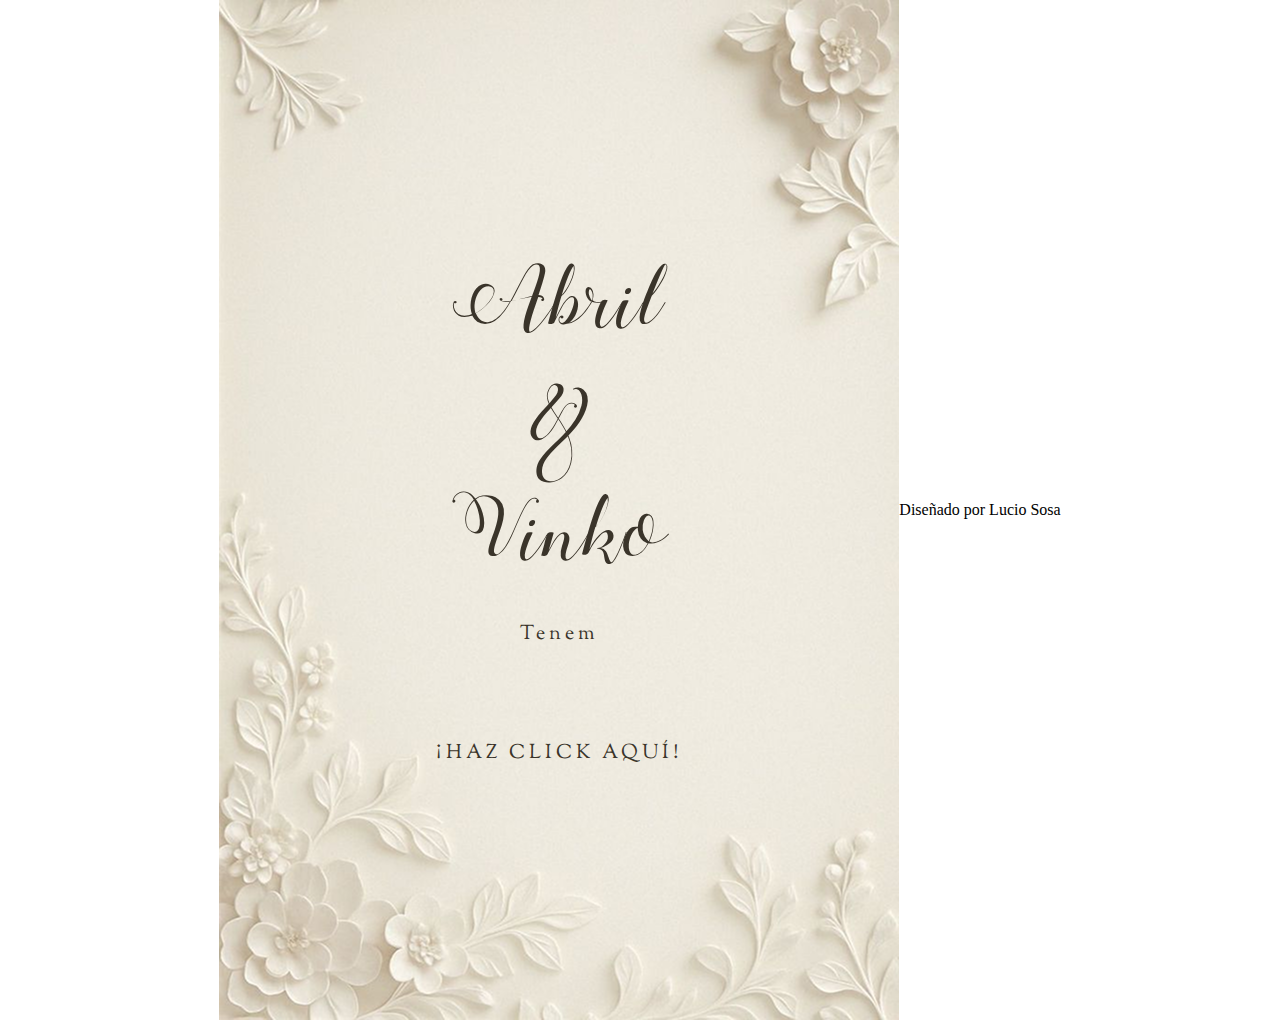
<file: index.html>
<!DOCTYPE html>
<html lang="es">
<head>
    <meta charset="UTF-8">
    <meta name="viewport" content="width=device-width, initial-scale=1.0">
    <title>Invitación - Abril & Vinko</title>
    <link rel="stylesheet" href="css/styles.css">
</head>

<body>
    <section class="Inicio">
        <h1>
            Abril<br> 
            &<br> 
            Vinko
        </h1>

        <h2 id="typing"></h2>

        <a href="index2.html">¡HAZ CLICK AQUÍ!</a>
    </section>
    <footer class="Firma">
      Diseñado por <span>Lucio Sosa</span>
    </footer>

    <script src="js/scripts.js"></script>
</body>
</html>
</file>
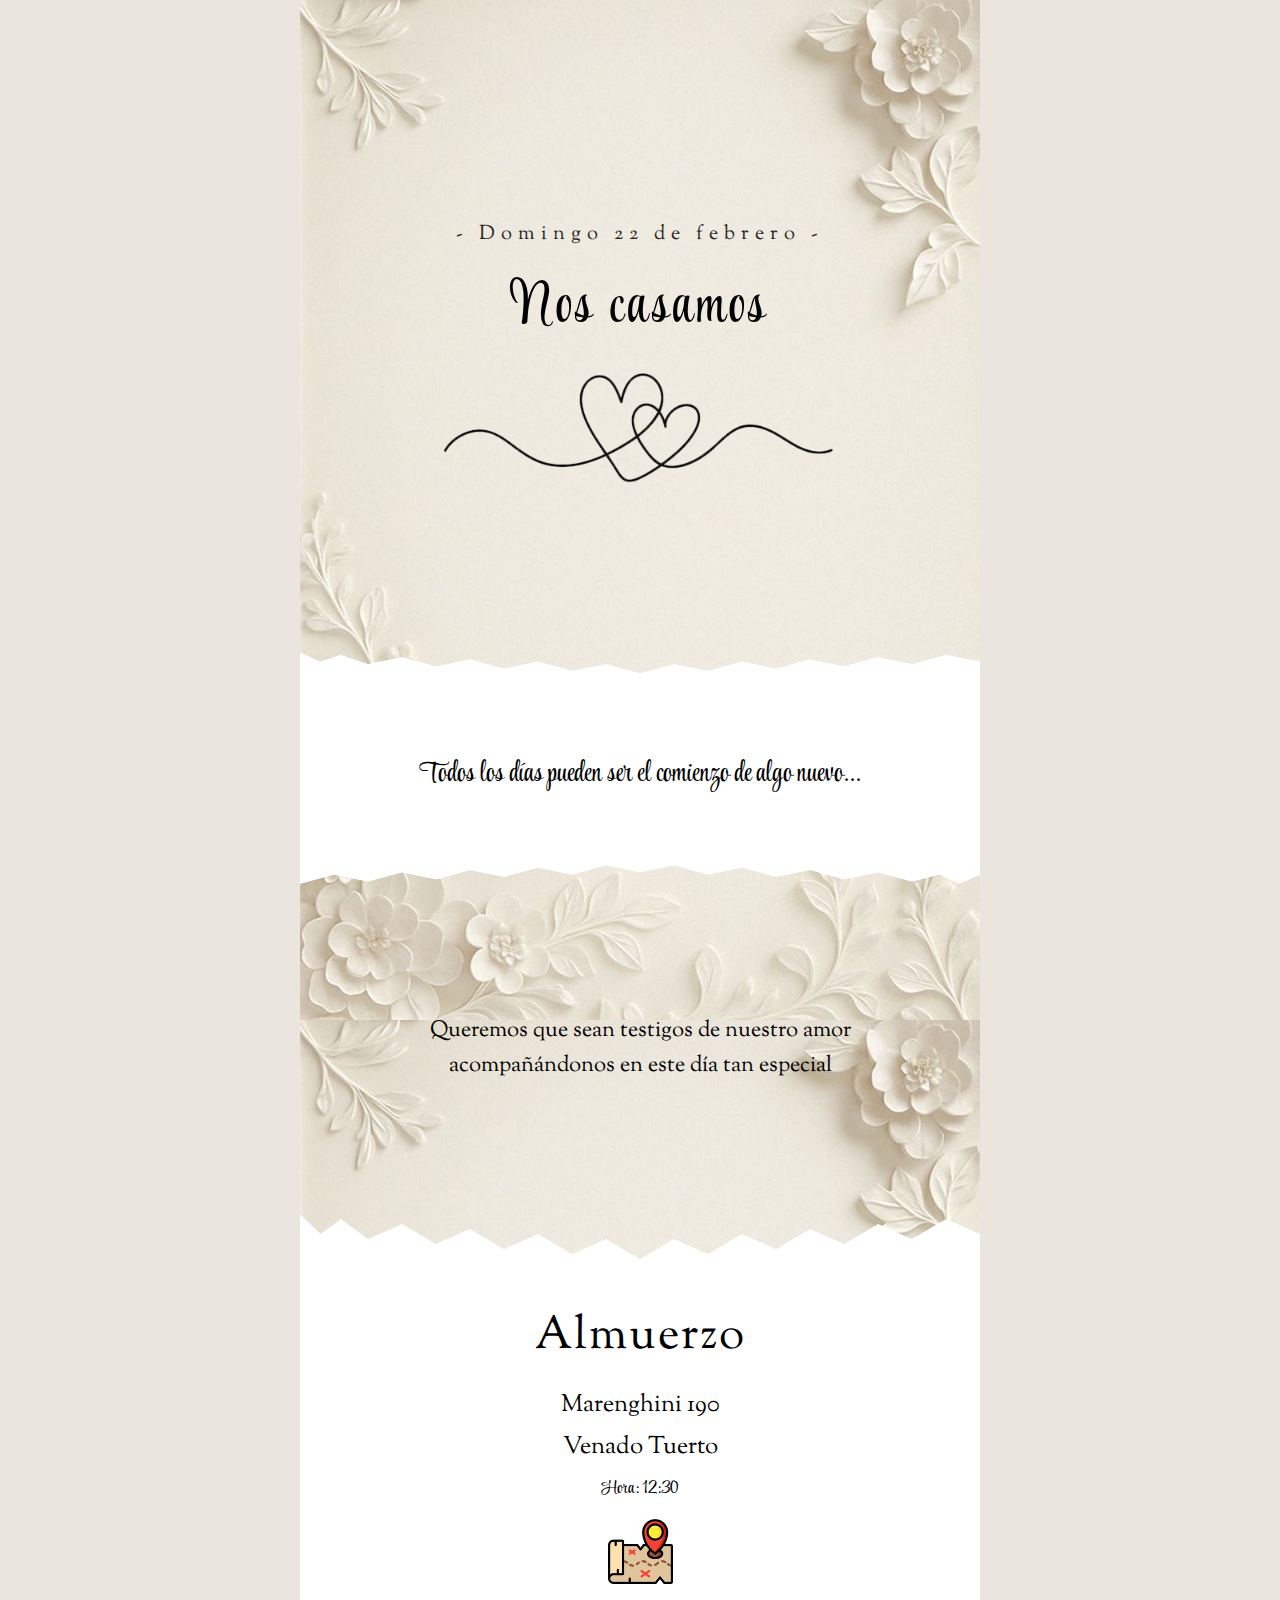
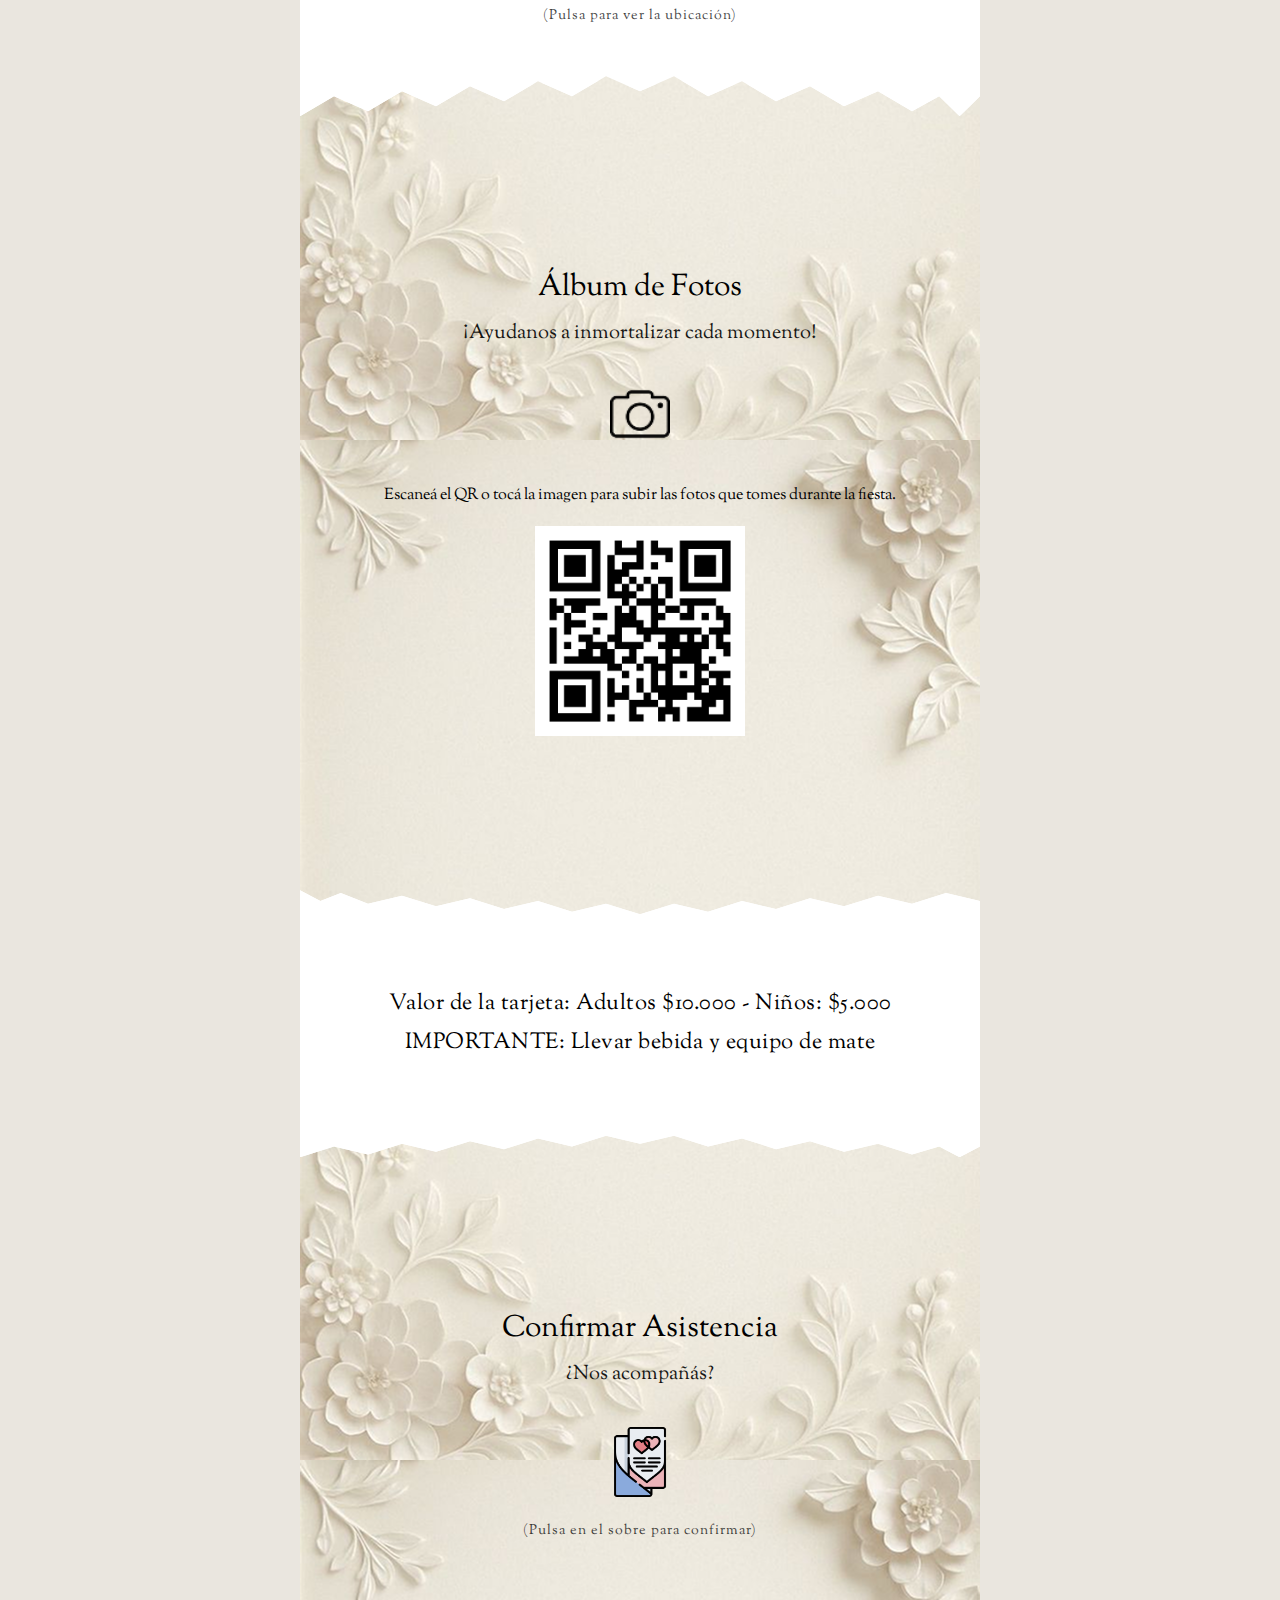
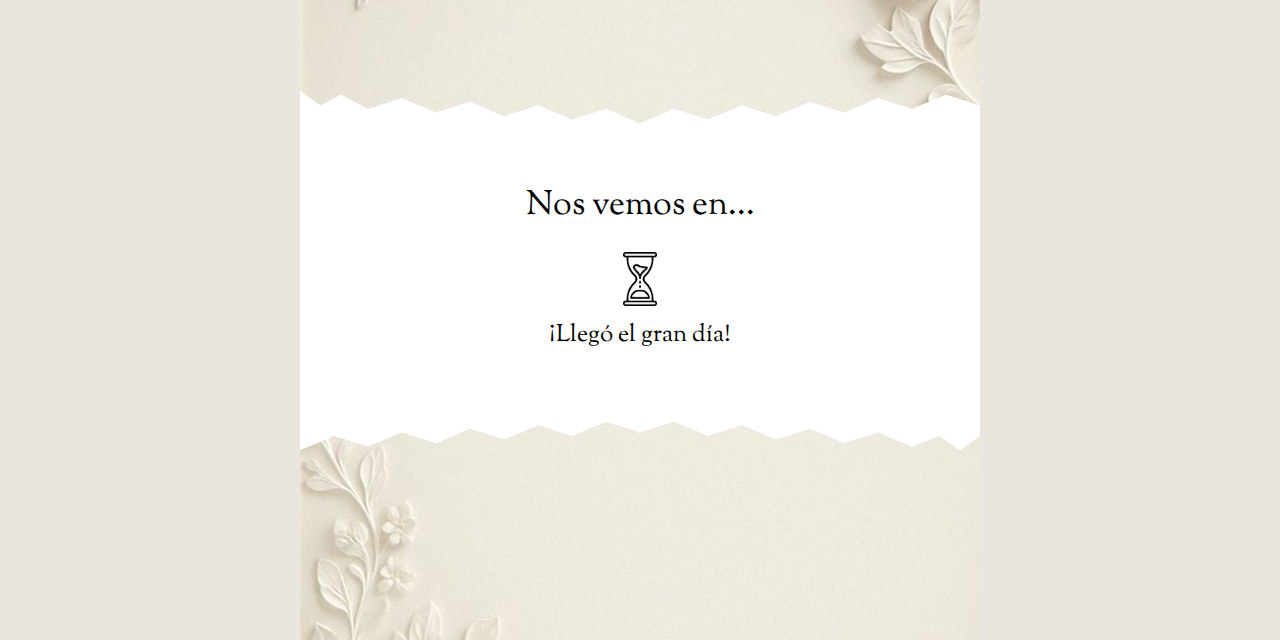
<file: index2.html>
<!DOCTYPE html>
<html lang="es">
<head>
  <meta charset="UTF-8" />
  <meta name="viewport" content="width=device-width, initial-scale=1.0" />
  <title>Invitación</title>
  <link rel="stylesheet" href="css/styles2.css" />
</head>

<body>
  <section class="Tarjeta">
    <div class="TextoInfor">
      <h1>- Domingo 22 de febrero -</h1>
      <h2>Nos casamos</h2>
      <img src="img/DosCorazones.png" alt="Dos corazones" />

      <h2 id="typing"></h2>
    </div>

    <div class="PapelFrase1 Papel">
      <div class="Papel__contenido">
        <h3>Todos los días pueden ser el comienzo de algo nuevo...</h3>
      </div>
    </div>

    <div class="Texto2">
      <h3>Queremos que sean testigos de nuestro amor acompañándonos en este día tan especial</h3>
    </div>

    <div class="PapelLugar Papel">
      <div class="Papel__contenido">
        <h1>Almuerzo</h1>
        <h2>Marenghini 190</h2>
        <h2>Venado Tuerto</h2>
        <h3>Hora: 12:30</h3>

        <div class="Lugar__icono">
          <a
            href="https://www.google.com/maps/dir/?api=1&destination=Marenghini%20190%2C%20Venado%20Tuerto"
            target="_blank"
            rel="noopener noreferrer"
          >
            <img src="img/ubicacion.png" alt="Ubicación" />
          </a>
        </div>

        <p class="Ayuda">(Pulsa para ver la ubicación)</p>
      </div>
    </div>

    <div class="AlbumFotos">
      <h1>Álbum de Fotos</h1>
      <h2>¡Ayudanos a inmortalizar cada momento!</h2>

      <img class="Icono" src="img/camara.png" alt="Cámara" />

      <h3>
        Escaneá el QR o tocá la imagen para subir las fotos que tomes durante la fiesta.
      </h3>

      <a
        href="https://www.dropbox.com/request/FEU8OTN8CkEv9Z1Os2Nh"
        target="_blank"
        rel="noopener noreferrer"
        aria-label="Subir fotos del evento"
      >
        <img class="QR" src="img/qr.png" alt="Subí tus fotos del evento" />
      </a>
    </div>

    <div class="PapelFrase2 Papel">
      <div class="Papel__contenido">
        <h2>Valor de la tarjeta: Adultos $10.000 - Niños: $5.000</h2>
        <h3>IMPORTANTE: Llevar bebida y equipo de mate</h3>
      </div>
    </div>

    <div class="Confirmacion">
      <h1>Confirmar Asistencia</h1>
      <h2>¿Nos acompañás?</h2>

      <a
        href="https://wa.me/5493462696590?text=Hola%20chicos%21%20Confirmo%20mi%20asistencia%20al%20casamiento.%20"
        target="_blank"
        rel="noopener noreferrer"
        aria-label="Confirmar asistencia por WhatsApp"
      >
        <img src="img/confirmacion.png" alt="Confirmar asistencia" />
      </a>

      <p class="Ayuda">(Pulsa en el sobre para confirmar)</p>
    </div>

    <div class="PapelCuentaRegresiva Papel">
      <div class="Papel__contenido">
        <h1>Nos vemos en...</h1>

        <img class="Icono" src="img/reloj.png" alt="Reloj" />

        <h2 class="Cuenta" id="cuentaRegresiva">
          00 Días 00 Horas 00 Minutos 00 Segundos
        </h2>
      </div>
    </div>
  </section>

  <audio id="musicaFondo" src="audio/thoseeyes.mp3" preload="auto" loop></audio>

  <script src="js/scripts2.js"></script>
</body>
</html>
</file>
<file: css/styles.css>
@font-face {
  font-family: 'Nombres';
  src: url('../Font/Nombres.ttf') format('truetype');
}

@font-face {
  font-family: 'Goudy';
  src: url('../Font/Goudy.ttf') format('truetype'); 
}

body {
  margin: 0;
  padding: 0;
  display: flex;
  justify-content: center;
  align-items: center;
}

.Inicio {
  width: 680px;
  height: 1020px;
  background-image: url('../img/Fondo.png'); 
  background-size: cover;                   
  background-position: center;             
  background-repeat: no-repeat;            
  display: flex;
  flex-direction: column;
  justify-content: center;
  align-items: center;
}

.Inicio h1 {
  font-family: 'Nombres';
  font-size: 80px;
  color: #3A342A;
  text-align: center;
  margin: 0;
  font-weight: 100;
}

h2 {
  font-family: 'Goudy';
  font-size: 20px;
  font-weight: 100;
  color: #3A342A;
  margin: 20px 0 10px 0;
  letter-spacing: 0.2em;
}

a {
  font-family: 'Goudy';
  font-size: 20px;
  font-weight: 100;
  color: #3A342A;
  letter-spacing: 0.2em;
  margin-top: 80px;
  text-decoration: none;

  display: inline-block;
  transition: transform 0.25s ease;
}

a:hover {
  transform: scale(1.1);
}
</file>
<file: css/styles2.css>
@font-face {
  font-family: 'Goudy';
  src: url('../Font/Goudy.ttf') format('truetype');
  font-weight: normal;
  font-style: normal;
  font-display: swap;
}

@font-face {
  font-family: 'StyleScript';
  src: url('../Font/StyleScript.ttf') format('truetype');
  font-weight: normal;
  font-style: normal;
  font-display: swap;
}

:root {
  --ancho: 680px;
  --panel: #ffffff;
  --sombra: 0 8px 25px rgba(0, 0, 0, 0.12);
}

* {
  box-sizing: border-box;
}

body {
  margin: 0;
  padding: 0;
  display: flex;
  justify-content: center;
  background-color: #eae6df;
}

.Tarjeta {
  background-image: url('../img/Fondo.png'); /* ✅ antes: /img/Fondo.png */
  width: 680px;
  min-height: 100vh;

  display: flex;
  flex-direction: column;
  align-items: center;

  padding-bottom: 120px;
}

.TextoInfor {
  display: flex;
  flex-direction: column;
  align-items: center;
  gap: 16px;
  width: 100%;
  margin-top: 220px;
  margin-bottom: 80px;
}

.TextoInfor h1 {
  font-family: 'Goudy', serif;
  font-size: 20px;
  font-weight: 400;
  letter-spacing: 6px;
  opacity: 0.85;
  margin: 0;
}

.TextoInfor h2 {
  font-family: 'StyleScript', cursive;
  font-size: 56px;
  font-weight: 400;
  letter-spacing: 3px;
  margin: 0;
}

@keyframes zoomSuave {
  0%,
  100% {
    transform: scale(1);
  }
  45% {
    transform: scale(1.15);
  }
}

.TextoInfor img {
  width: 500px;
  height: auto;
  display: block;
  animation: zoomSuave 5s ease-in-out infinite;
}

.Papel {
  width: var(--ancho);
  background-color: #ffffff;

  margin: 70px 0;
  padding: 90px 60px;
  text-align: center;
  position: relative;
  box-shadow: var(--sombra);

  clip-path: polygon(
    0% 0%,
    3% 4%,
    6% 1%,
    10% 5%,
    15% 2%,
    20% 6%,
    25% 3%,
    30% 7%,
    35% 4%,
    40% 8%,
    45% 5%,
    50% 9%,
    55% 5%,
    60% 8%,
    65% 4%,
    70% 7%,
    75% 3%,
    80% 6%,
    85% 2%,
    90% 5%,
    95% 1%,
    100% 4%,
    100% 96%,
    97% 100%,
    94% 96%,
    90% 99%,
    85% 95%,
    80% 98%,
    75% 94%,
    70% 97%,
    65% 93%,
    60% 96%,
    55% 92%,
    50% 95%,
    45% 92%,
    40% 96%,
    35% 93%,
    30% 97%,
    25% 94%,
    20% 98%,
    15% 95%,
    10% 99%,
    5% 96%,
    0% 100%,
    0% 0%
  );
}

.Papel::before {
  content: "";
  position: absolute;
  left: 0;
  top: 0;
  width: 100%;
  height: 90px;
  pointer-events: none;
  background-repeat: no-repeat;
  background-size: 100% 100%;
  background-image: url("data:image/svg+xml,%3Csvg xmlns='http://www.w3.org/2000/svg' viewBox='0 0 1000 200' preserveAspectRatio='none'%3E%3Cpath d='M0 0 H1000 V80 C950 60 900 95 850 75 C800 55 760 95 710 75 C660 55 615 95 560 75 C500 50 450 95 390 75 C330 55 280 95 220 75 C160 50 110 95 60 75 C30 65 10 70 0 75 Z' fill='%23ffffff'/%3E%3C/svg%3E");
}

.Papel::after {
  content: "";
  position: absolute;
  left: 0;
  bottom: 0;
  width: 100%;
  height: 90px;
  pointer-events: none;
  background-repeat: no-repeat;
  background-size: 100% 100%;
  background-image: url("data:image/svg+xml,%3Csvg xmlns='http://www.w3.org/2000/svg' viewBox='0 0 1000 200' preserveAspectRatio='none'%3E%3Cpath d='M0 120 C30 140 60 105 110 125 C160 145 220 105 280 125 C340 145 390 105 450 125 C510 150 560 105 620 125 C680 145 720 105 780 125 C840 145 880 105 940 125 C970 135 990 130 1000 125 V200 H0 Z' fill='%23ffffff'/%3E%3C/svg%3E");
}

.Papel__contenido h1 {
  font-family: 'Goudy', serif;
  font-size: 34px;
  font-weight: 400;
  margin: 0 0 10px 0;
}

.Papel__contenido h2 {
  font-family: 'Goudy', serif;
  font-size: 24px;
  font-weight: 400;
  margin: 8px 0;
}

.Papel__contenido h3 {
  font-family: 'StyleScript', cursive;
  font-size: 28px;
  font-weight: 400;
  line-height: 1.4;
  margin: 12px 0 0 0;
}

.Texto2 {
  width: 520px;
  text-align: center;
  margin: 60px 0;
}

.Texto2 h3 {
  font-family: 'Goudy', serif;
  font-size: 22px;
  font-weight: 400;
  line-height: 1.6;
  margin: 0;
}

.Lugar__icono img {
  width: 65px;
  height: auto;
  margin: 18px 0 8px;
  cursor: pointer;
  transition: transform 0.3s ease;
}

.Lugar__icono img:hover {
  transform: scale(1.1);
}

.AlbumFotos {
  width: 520px;
  text-align: center;
  margin: 80px 0;
}

.AlbumFotos h1 {
  font-family: 'Goudy', serif;
  font-size: 30px;
  font-weight: 400;
  margin: 0;
}

.AlbumFotos h2 {
  font-family: 'Goudy', serif;
  font-size: 20px;
  font-weight: 400;
  margin: 10px 0 18px 0;
  opacity: 0.9;
}

.AlbumFotos h3 {
  font-family: 'Goudy', serif;
  font-size: 16px;
  font-weight: 400;
  line-height: 1.5;
  margin: 18px 0 0 0;
}

.AlbumFotos .Icono {
  width: 60px;
  height: auto;
  margin: 18px 0;
}

.AlbumFotos .QR {
  width: 210px;
  max-width: 100%;
  height: auto;
  margin-top: 18px;
}

.Confirmacion {
  width: 520px;
  text-align: center;
  margin: 80px 0;
}

.Confirmacion h1 {
  font-family: 'Goudy', serif;
  font-size: 30px;
  font-weight: 400;
  margin: 0;
}

.Confirmacion h2 {
  font-family: 'Goudy', serif;
  font-size: 20px;
  font-weight: 400;
  margin: 10px 0 18px 0;
  opacity: 0.9;
}

.Confirmacion img {
  width: 70px;
  height: auto;
  margin: 20px 0 10px 0;
  cursor: pointer;
  transition: transform 0.3s ease;
}

.Confirmacion img:hover {
  transform: scale(1.1);
}

.Ayuda {
  font-family: 'Goudy', serif;
  font-size: 14px;
  letter-spacing: 1px;
  margin: 10px 0 0 0;
  opacity: 0.75;
}

.Cuenta {
  font-family: 'Goudy', serif;
  font-size: 22px;
  font-weight: 400;
  margin-top: 18px;
}

.PapelCuentaRegresiva .Icono {
  width: 54px;
  height: auto;
  margin-top: 12px;
}

.PapelLugar h1 {
  font-size: 46px;
  letter-spacing: 2px;
  margin-bottom: 18px;
}

.PapelLugar h2 {
  font-size: 24px;
}

.PapelLugar h3 {
  font-size: 18px;
}

.PapelFrase2 h2,
.PapelFrase2 h3 {
  font-family: 'Goudy', serif;
  font-size: 22px;
  font-weight: 400;
  letter-spacing: 0.5px;
  margin: 8px 0;
}
</file>
